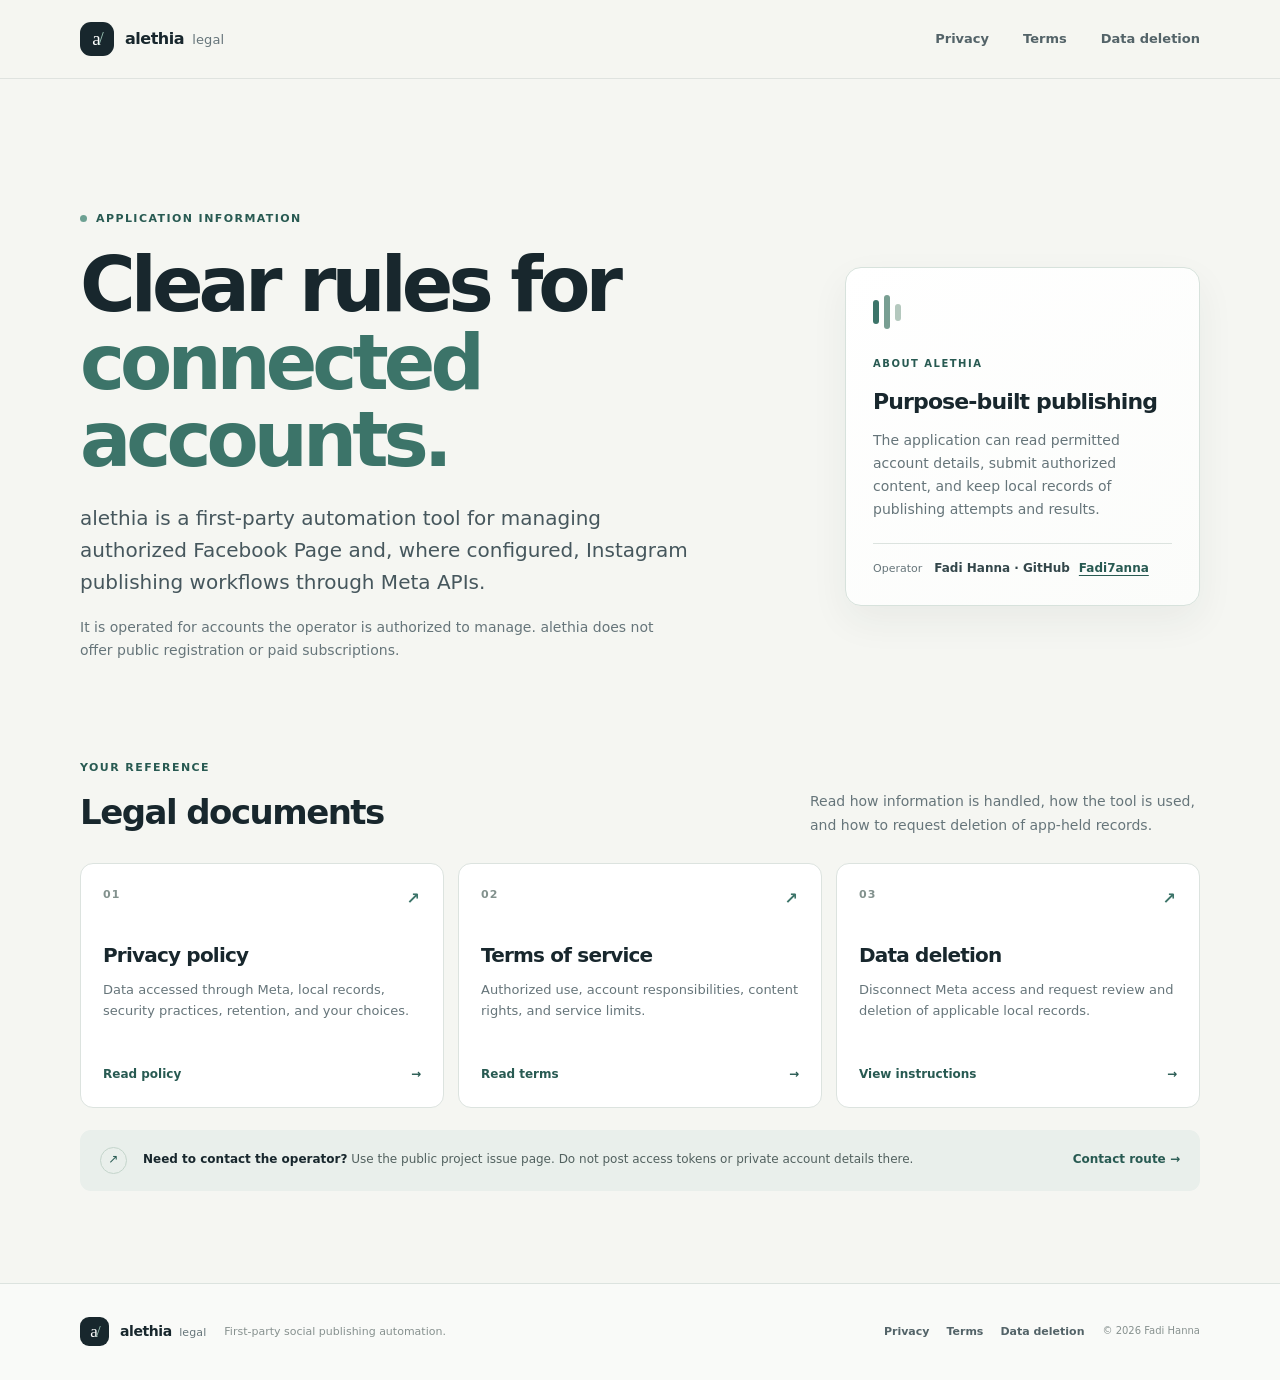
<file: index.html>
<!doctype html>
<html lang="en">
<head>
  <meta charset="utf-8">
  <meta name="viewport" content="width=device-width, initial-scale=1">
  <meta name="description" content="Legal information for alethia, a first-party application for authorized Facebook Page and Instagram publishing workflows.">
  <meta name="theme-color" content="#f5f6f2">
  <title>alethia — Legal information</title>
  <link rel="stylesheet" href="assets/style.css?v=cb51d5d9">
</head>
<body>
  <a class="skip-link" href="#main">Skip to content</a>
  <header class="site-header">
    <div class="container header-inner">
      <a class="brand" href="index.html" aria-label="alethia legal home">
        <span class="brand-mark" aria-hidden="true">a<span>/</span></span>
        <span class="brand-name">alethia <span>legal</span></span>
      </a>
      <nav class="primary-nav" aria-label="Main navigation">
        <a href="privacy.html">Privacy</a>
        <a href="terms.html">Terms</a>
        <a href="data-deletion.html">Data deletion</a>
      </nav>
    </div>
  </header>

  <main id="main">
    <section class="container hero">
      <div class="hero-copy">
        <p class="eyebrow"><span class="eyebrow-dot" aria-hidden="true"></span> Application information</p>
        <h1>Clear rules for <span>connected accounts.</span></h1>
        <p class="hero-lede">alethia is a first-party automation tool for managing authorized Facebook Page and, where configured, Instagram publishing workflows through Meta APIs.</p>
        <p class="hero-note">It is operated for accounts the operator is authorized to manage. alethia does not offer public registration or paid subscriptions.</p>
      </div>
      <aside class="hero-panel" aria-label="Application summary">
        <div class="panel-symbol" aria-hidden="true"><span></span><span></span><span></span></div>
        <p class="panel-label">About alethia</p>
        <h2>Purpose-built publishing</h2>
        <p>The application can read permitted account details, submit authorized content, and keep local records of publishing attempts and results.</p>
        <div class="panel-rule"></div>
        <p class="panel-meta"><span>Operator</span> Fadi Hanna · GitHub <a href="https://github.com/Fadi7anna">Fadi7anna</a></p>
      </aside>
    </section>

    <section class="container documents" aria-labelledby="documents-title">
      <div class="section-heading">
        <div>
          <p class="eyebrow">Your reference</p>
          <h2 id="documents-title">Legal documents</h2>
        </div>
        <p>Read how information is handled, how the tool is used, and how to request deletion of app-held records.</p>
      </div>
      <div class="document-grid">
        <a class="document-card" href="privacy.html">
          <span class="card-index">01 <span aria-hidden="true">↗</span></span>
          <h3>Privacy policy</h3>
          <p>Data accessed through Meta, local records, security practices, retention, and your choices.</p>
          <span class="card-link">Read policy <span aria-hidden="true">→</span></span>
        </a>
        <a class="document-card" href="terms.html">
          <span class="card-index">02 <span aria-hidden="true">↗</span></span>
          <h3>Terms of service</h3>
          <p>Authorized use, account responsibilities, content rights, and service limits.</p>
          <span class="card-link">Read terms <span aria-hidden="true">→</span></span>
        </a>
        <a class="document-card" href="data-deletion.html">
          <span class="card-index">03 <span aria-hidden="true">↗</span></span>
          <h3>Data deletion</h3>
          <p>Disconnect Meta access and request review and deletion of applicable local records.</p>
          <span class="card-link">View instructions <span aria-hidden="true">→</span></span>
        </a>
      </div>
      <p class="contact-strip"><span class="contact-mark" aria-hidden="true">↗</span><span><strong>Need to contact the operator?</strong> Use the public project issue page. Do not post access tokens or private account details there.</span><a href="https://github.com/Fadi7anna/alethia-legal/issues/new">Contact route <span aria-hidden="true">→</span></a></p>
    </section>
  </main>

  <footer class="site-footer">
    <div class="container footer-inner">
      <a class="brand footer-brand" href="index.html"><span class="brand-mark" aria-hidden="true">a<span>/</span></span><span class="brand-name">alethia <span>legal</span></span></a>
      <p>First-party social publishing automation.</p>
      <nav class="footer-nav" aria-label="Footer navigation">
        <a href="privacy.html">Privacy</a>
        <a href="terms.html">Terms</a>
        <a href="data-deletion.html">Data deletion</a>
      </nav>
      <span class="copyright">© 2026 Fadi Hanna</span>
    </div>
  </footer>
</body>
</html>
</file>
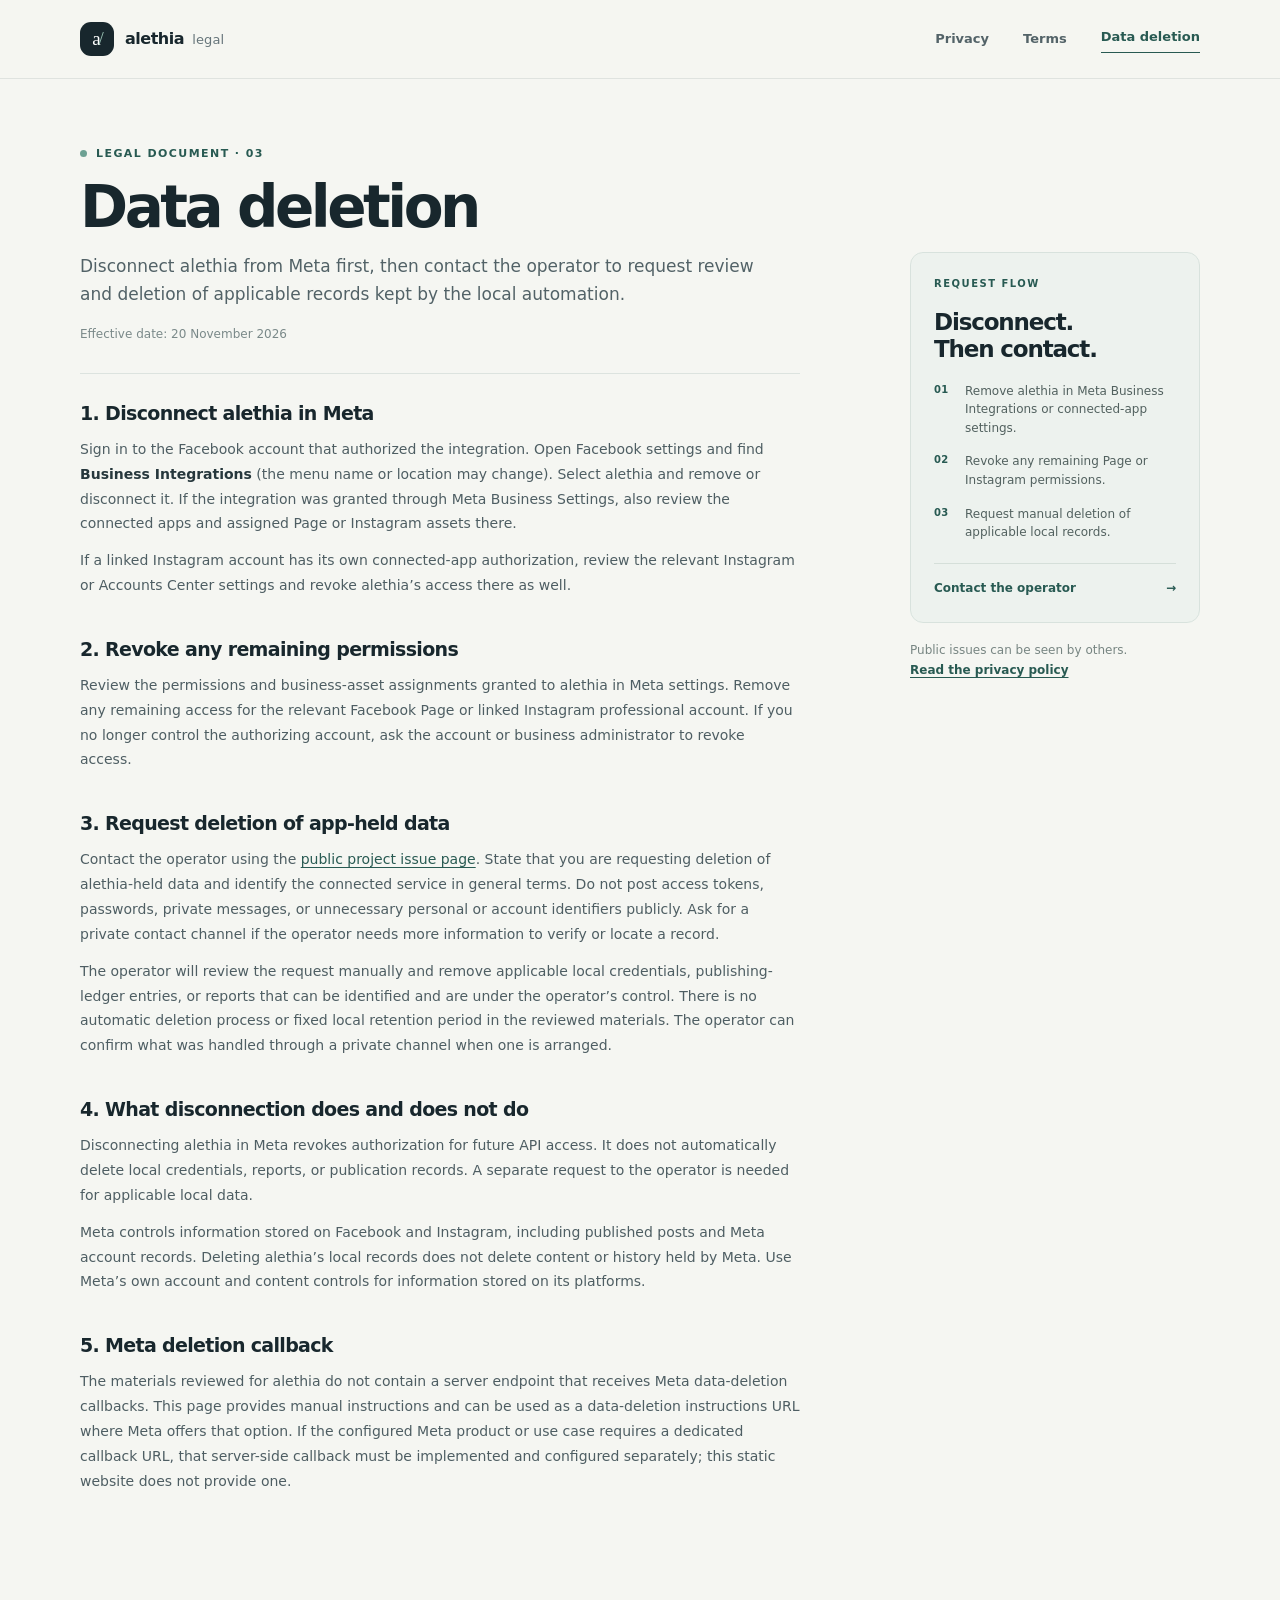
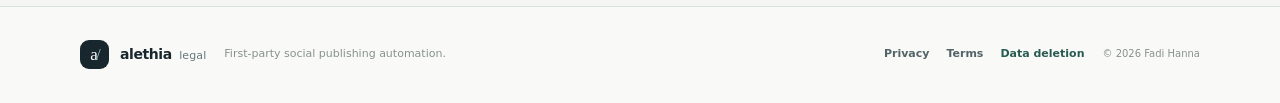
<file: data-deletion.html>
<!doctype html>
<html lang="en">
<head>
  <meta charset="utf-8">
  <meta name="viewport" content="width=device-width, initial-scale=1">
  <meta name="description" content="Instructions to disconnect alethia from Meta and request deletion of applicable local application records.">
  <meta name="theme-color" content="#f5f6f2">
  <title>Data deletion — alethia</title>
  <link rel="stylesheet" href="assets/style.css?v=cb51d5d9">
</head>
<body>
  <a class="skip-link" href="#main">Skip to content</a>
  <header class="site-header">
    <div class="container header-inner">
      <a class="brand" href="index.html" aria-label="alethia legal home"><span class="brand-mark" aria-hidden="true">a<span>/</span></span><span class="brand-name">alethia <span>legal</span></span></a>
      <nav class="primary-nav" aria-label="Main navigation"><a href="privacy.html">Privacy</a><a href="terms.html">Terms</a><a href="data-deletion.html" aria-current="page">Data deletion</a></nav>
    </div>
  </header>

  <main id="main" class="container legal-layout">
    <article class="legal-document">
      <header class="document-heading">
        <p class="eyebrow"><span class="eyebrow-dot" aria-hidden="true"></span> Legal document · 03</p>
        <h1>Data deletion</h1>
        <p class="document-intro">Disconnect alethia from Meta first, then contact the operator to request review and deletion of applicable records kept by the local automation.</p>
        <p class="updated">Effective date: <time datetime="2026-11-20">20 November 2026</time></p>
      </header>

      <section class="legal-section">
        <h2>1. Disconnect alethia in Meta</h2>
        <p>Sign in to the Facebook account that authorized the integration. Open Facebook settings and find <strong>Business Integrations</strong> (the menu name or location may change). Select alethia and remove or disconnect it. If the integration was granted through Meta Business Settings, also review the connected apps and assigned Page or Instagram assets there.</p>
        <p>If a linked Instagram account has its own connected-app authorization, review the relevant Instagram or Accounts Center settings and revoke alethia’s access there as well.</p>
      </section>

      <section class="legal-section">
        <h2>2. Revoke any remaining permissions</h2>
        <p>Review the permissions and business-asset assignments granted to alethia in Meta settings. Remove any remaining access for the relevant Facebook Page or linked Instagram professional account. If you no longer control the authorizing account, ask the account or business administrator to revoke access.</p>
      </section>

      <section class="legal-section">
        <h2>3. Request deletion of app-held data</h2>
        <p>Contact the operator using the <a href="https://github.com/Fadi7anna/alethia-legal/issues/new">public project issue page</a>. State that you are requesting deletion of alethia-held data and identify the connected service in general terms. Do not post access tokens, passwords, private messages, or unnecessary personal or account identifiers publicly. Ask for a private contact channel if the operator needs more information to verify or locate a record.</p>
        <p>The operator will review the request manually and remove applicable local credentials, publishing-ledger entries, or reports that can be identified and are under the operator’s control. There is no automatic deletion process or fixed local retention period in the reviewed materials. The operator can confirm what was handled through a private channel when one is arranged.</p>
      </section>

      <section class="legal-section">
        <h2>4. What disconnection does and does not do</h2>
        <p>Disconnecting alethia in Meta revokes authorization for future API access. It does not automatically delete local credentials, reports, or publication records. A separate request to the operator is needed for applicable local data.</p>
        <p>Meta controls information stored on Facebook and Instagram, including published posts and Meta account records. Deleting alethia’s local records does not delete content or history held by Meta. Use Meta’s own account and content controls for information stored on its platforms.</p>
      </section>

      <section class="legal-section">
        <h2>5. Meta deletion callback</h2>
        <p>The materials reviewed for alethia do not contain a server endpoint that receives Meta data-deletion callbacks. This page provides manual instructions and can be used as a data-deletion instructions URL where Meta offers that option. If the configured Meta product or use case requires a dedicated callback URL, that server-side callback must be implemented and configured separately; this static website does not provide one.</p>
      </section>
    </article>

    <aside class="legal-aside" aria-label="Deletion steps">
      <div class="aside-card">
        <p class="aside-kicker">Request flow</p>
        <h2>Disconnect.<br>Then contact.</h2>
        <ol class="step-list">
          <li><span>01</span><span>Remove alethia in Meta Business Integrations or connected-app settings.</span></li>
          <li><span>02</span><span>Revoke any remaining Page or Instagram permissions.</span></li>
          <li><span>03</span><span>Request manual deletion of applicable local records.</span></li>
        </ol>
        <a class="aside-link" href="https://github.com/Fadi7anna/alethia-legal/issues/new">Contact the operator <span aria-hidden="true">→</span></a>
      </div>
      <p class="aside-contact">Public issues can be seen by others.<br><a href="privacy.html">Read the privacy policy</a></p>
    </aside>
  </main>

  <footer class="site-footer">
    <div class="container footer-inner">
      <a class="brand footer-brand" href="index.html"><span class="brand-mark" aria-hidden="true">a<span>/</span></span><span class="brand-name">alethia <span>legal</span></span></a>
      <p>First-party social publishing automation.</p>
      <nav class="footer-nav" aria-label="Footer navigation"><a href="privacy.html">Privacy</a><a href="terms.html">Terms</a><a href="data-deletion.html" aria-current="page">Data deletion</a></nav>
      <span class="copyright">© 2026 Fadi Hanna</span>
    </div>
  </footer>
</body>
</html>
</file>
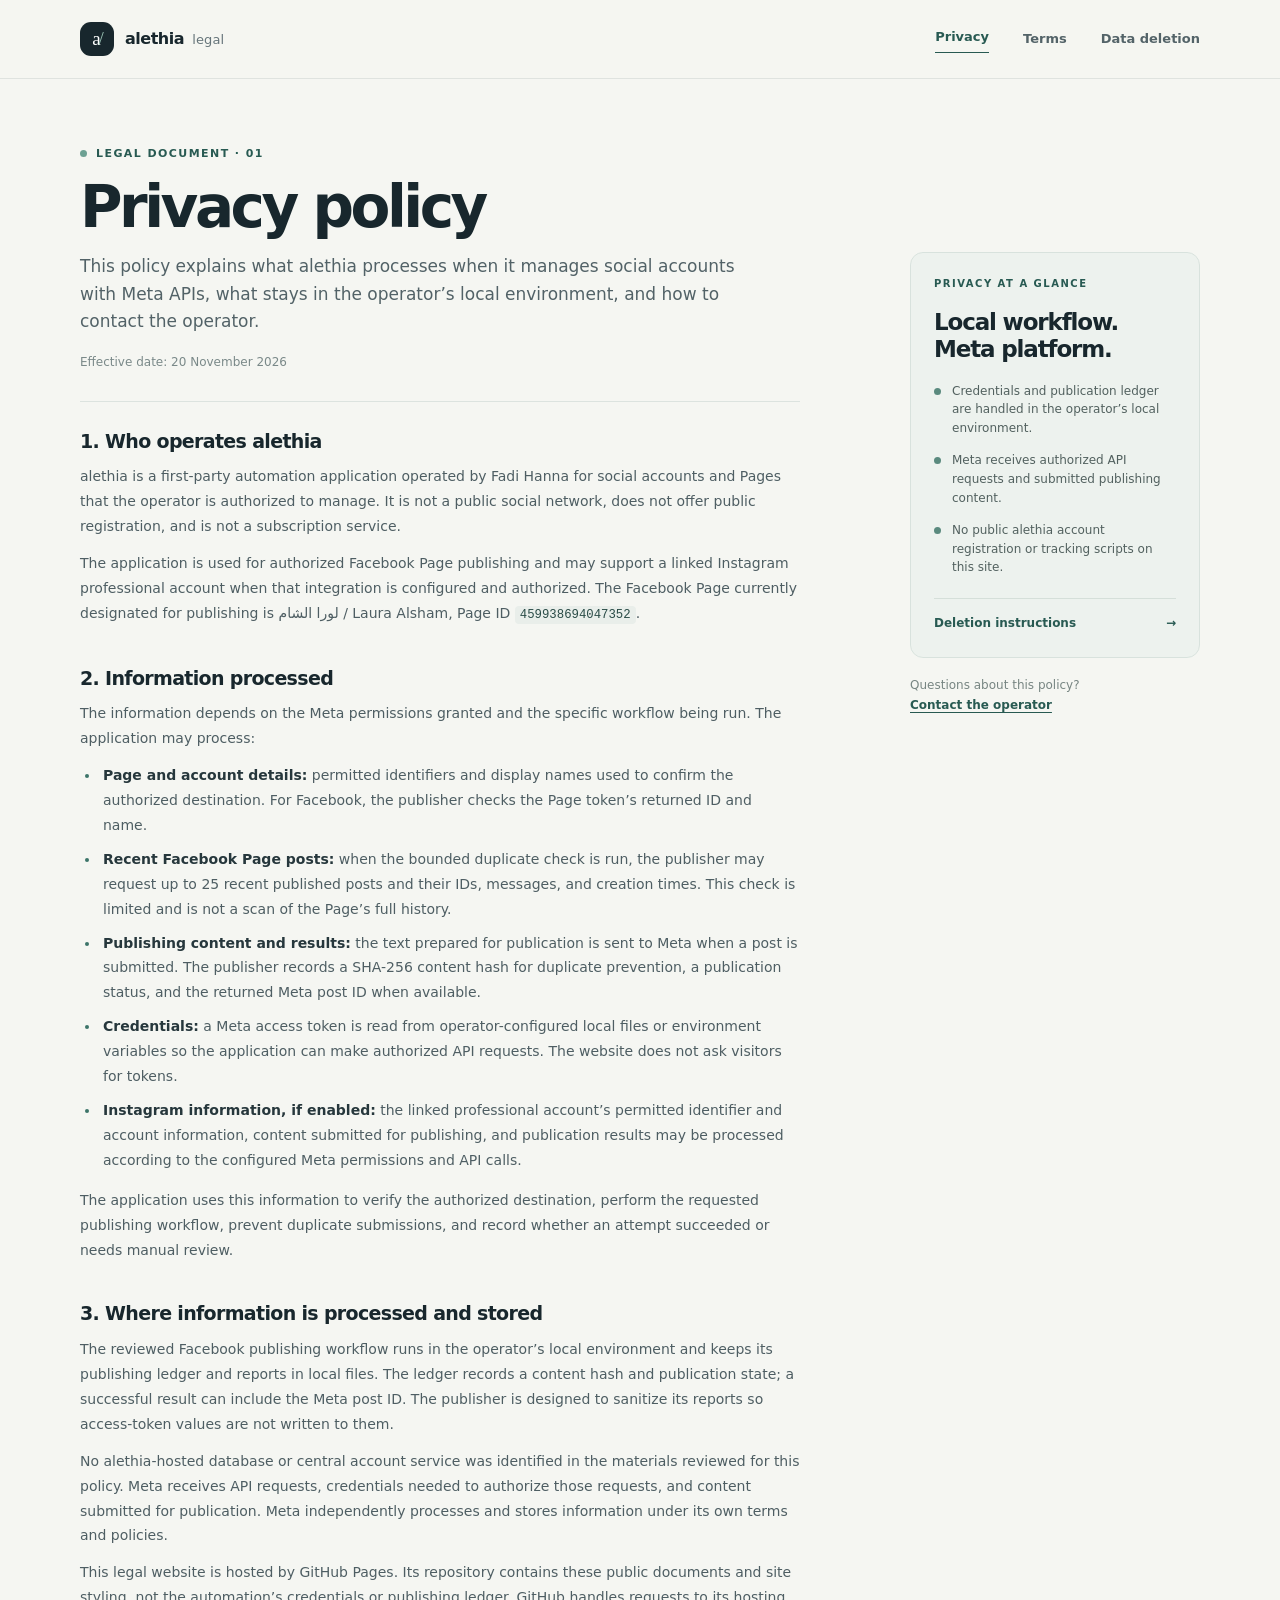
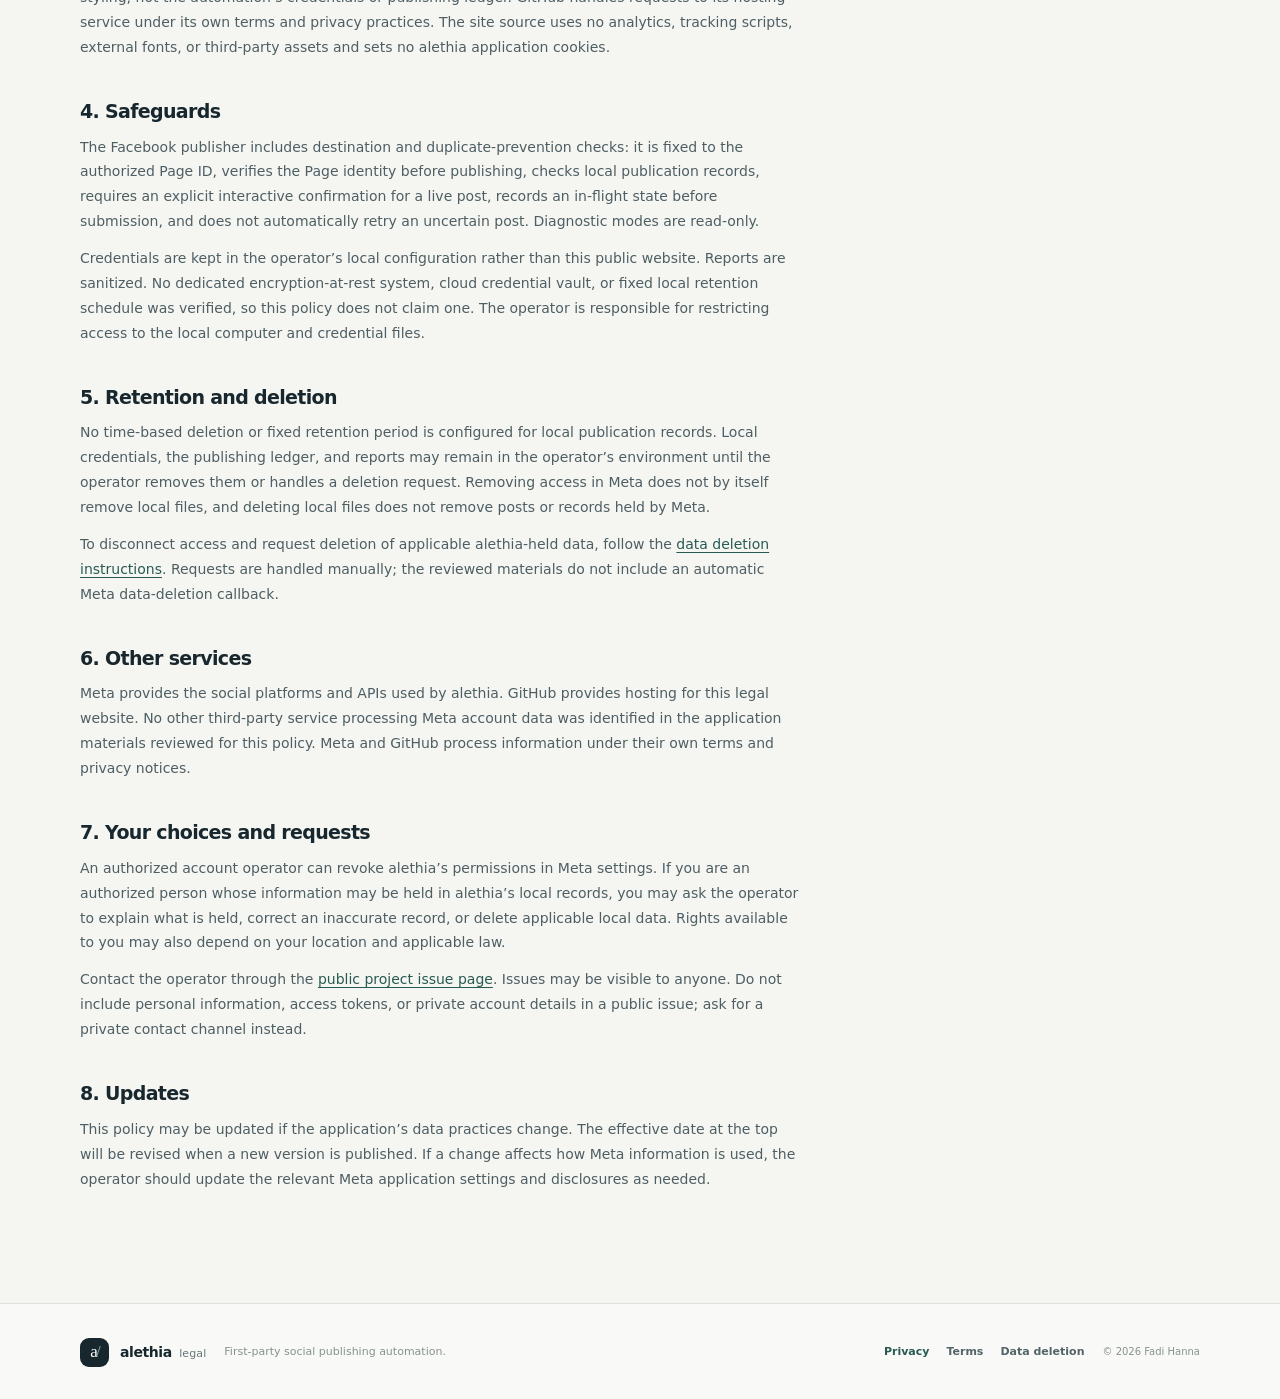
<file: privacy.html>
<!doctype html>
<html lang="en">
<head>
  <meta charset="utf-8">
  <meta name="viewport" content="width=device-width, initial-scale=1">
  <meta name="description" content="Privacy policy for alethia, covering Meta data access, local publishing records, storage, retention, and contact.">
  <meta name="theme-color" content="#f5f6f2">
  <title>Privacy policy — alethia</title>
  <link rel="stylesheet" href="assets/style.css?v=cb51d5d9">
</head>
<body>
  <a class="skip-link" href="#main">Skip to content</a>
  <header class="site-header">
    <div class="container header-inner">
      <a class="brand" href="index.html" aria-label="alethia legal home"><span class="brand-mark" aria-hidden="true">a<span>/</span></span><span class="brand-name">alethia <span>legal</span></span></a>
      <nav class="primary-nav" aria-label="Main navigation">
        <a href="privacy.html" aria-current="page">Privacy</a><a href="terms.html">Terms</a><a href="data-deletion.html">Data deletion</a>
      </nav>
    </div>
  </header>

  <main id="main" class="container legal-layout">
    <article class="legal-document">
      <header class="document-heading">
        <p class="eyebrow"><span class="eyebrow-dot" aria-hidden="true"></span> Legal document · 01</p>
        <h1>Privacy policy</h1>
        <p class="document-intro">This policy explains what alethia processes when it manages social accounts with Meta APIs, what stays in the operator’s local environment, and how to contact the operator.</p>
        <p class="updated">Effective date: <time datetime="2026-11-20">20 November 2026</time></p>
      </header>

      <section class="legal-section">
        <h2>1. Who operates alethia</h2>
        <p>alethia is a first-party automation application operated by Fadi Hanna for social accounts and Pages that the operator is authorized to manage. It is not a public social network, does not offer public registration, and is not a subscription service.</p>
        <p>The application is used for authorized Facebook Page publishing and may support a linked Instagram professional account when that integration is configured and authorized. The Facebook Page currently designated for publishing is لورا الشام / Laura Alsham, Page ID <code>459938694047352</code>.</p>
      </section>

      <section class="legal-section">
        <h2>2. Information processed</h2>
        <p>The information depends on the Meta permissions granted and the specific workflow being run. The application may process:</p>
        <ul>
          <li><strong>Page and account details:</strong> permitted identifiers and display names used to confirm the authorized destination. For Facebook, the publisher checks the Page token’s returned ID and name.</li>
          <li><strong>Recent Facebook Page posts:</strong> when the bounded duplicate check is run, the publisher may request up to 25 recent published posts and their IDs, messages, and creation times. This check is limited and is not a scan of the Page’s full history.</li>
          <li><strong>Publishing content and results:</strong> the text prepared for publication is sent to Meta when a post is submitted. The publisher records a SHA-256 content hash for duplicate prevention, a publication status, and the returned Meta post ID when available.</li>
          <li><strong>Credentials:</strong> a Meta access token is read from operator-configured local files or environment variables so the application can make authorized API requests. The website does not ask visitors for tokens.</li>
          <li><strong>Instagram information, if enabled:</strong> the linked professional account’s permitted identifier and account information, content submitted for publishing, and publication results may be processed according to the configured Meta permissions and API calls.</li>
        </ul>
        <p>The application uses this information to verify the authorized destination, perform the requested publishing workflow, prevent duplicate submissions, and record whether an attempt succeeded or needs manual review.</p>
      </section>

      <section class="legal-section">
        <h2>3. Where information is processed and stored</h2>
        <p>The reviewed Facebook publishing workflow runs in the operator’s local environment and keeps its publishing ledger and reports in local files. The ledger records a content hash and publication state; a successful result can include the Meta post ID. The publisher is designed to sanitize its reports so access-token values are not written to them.</p>
        <p>No alethia-hosted database or central account service was identified in the materials reviewed for this policy. Meta receives API requests, credentials needed to authorize those requests, and content submitted for publication. Meta independently processes and stores information under its own terms and policies.</p>
        <p>This legal website is hosted by GitHub Pages. Its repository contains these public documents and site styling, not the automation’s credentials or publishing ledger. GitHub handles requests to its hosting service under its own terms and privacy practices. The site source uses no analytics, tracking scripts, external fonts, or third-party assets and sets no alethia application cookies.</p>
      </section>

      <section class="legal-section">
        <h2>4. Safeguards</h2>
        <p>The Facebook publisher includes destination and duplicate-prevention checks: it is fixed to the authorized Page ID, verifies the Page identity before publishing, checks local publication records, requires an explicit interactive confirmation for a live post, records an in-flight state before submission, and does not automatically retry an uncertain post. Diagnostic modes are read-only.</p>
        <p>Credentials are kept in the operator’s local configuration rather than this public website. Reports are sanitized. No dedicated encryption-at-rest system, cloud credential vault, or fixed local retention schedule was verified, so this policy does not claim one. The operator is responsible for restricting access to the local computer and credential files.</p>
      </section>

      <section class="legal-section">
        <h2>5. Retention and deletion</h2>
        <p>No time-based deletion or fixed retention period is configured for local publication records. Local credentials, the publishing ledger, and reports may remain in the operator’s environment until the operator removes them or handles a deletion request. Removing access in Meta does not by itself remove local files, and deleting local files does not remove posts or records held by Meta.</p>
        <p>To disconnect access and request deletion of applicable alethia-held data, follow the <a href="data-deletion.html">data deletion instructions</a>. Requests are handled manually; the reviewed materials do not include an automatic Meta data-deletion callback.</p>
      </section>

      <section class="legal-section">
        <h2>6. Other services</h2>
        <p>Meta provides the social platforms and APIs used by alethia. GitHub provides hosting for this legal website. No other third-party service processing Meta account data was identified in the application materials reviewed for this policy. Meta and GitHub process information under their own terms and privacy notices.</p>
      </section>

      <section class="legal-section">
        <h2>7. Your choices and requests</h2>
        <p>An authorized account operator can revoke alethia’s permissions in Meta settings. If you are an authorized person whose information may be held in alethia’s local records, you may ask the operator to explain what is held, correct an inaccurate record, or delete applicable local data. Rights available to you may also depend on your location and applicable law.</p>
        <p>Contact the operator through the <a href="https://github.com/Fadi7anna/alethia-legal/issues/new">public project issue page</a>. Issues may be visible to anyone. Do not include personal information, access tokens, or private account details in a public issue; ask for a private contact channel instead.</p>
      </section>

      <section class="legal-section">
        <h2>8. Updates</h2>
        <p>This policy may be updated if the application’s data practices change. The effective date at the top will be revised when a new version is published. If a change affects how Meta information is used, the operator should update the relevant Meta application settings and disclosures as needed.</p>
      </section>
    </article>

    <aside class="legal-aside" aria-label="Policy details">
      <div class="aside-card">
        <p class="aside-kicker">Privacy at a glance</p>
        <h2>Local workflow.<br>Meta platform.</h2>
        <ul class="aside-list">
          <li><span class="status-dot"></span><span>Credentials and publication ledger are handled in the operator’s local environment.</span></li>
          <li><span class="status-dot"></span><span>Meta receives authorized API requests and submitted publishing content.</span></li>
          <li><span class="status-dot"></span><span>No public alethia account registration or tracking scripts on this site.</span></li>
        </ul>
        <a class="aside-link" href="data-deletion.html">Deletion instructions <span aria-hidden="true">→</span></a>
      </div>
      <p class="aside-contact">Questions about this policy?<br><a href="https://github.com/Fadi7anna/alethia-legal/issues/new">Contact the operator</a></p>
    </aside>
  </main>

  <footer class="site-footer">
    <div class="container footer-inner">
      <a class="brand footer-brand" href="index.html"><span class="brand-mark" aria-hidden="true">a<span>/</span></span><span class="brand-name">alethia <span>legal</span></span></a>
      <p>First-party social publishing automation.</p>
      <nav class="footer-nav" aria-label="Footer navigation"><a href="privacy.html" aria-current="page">Privacy</a><a href="terms.html">Terms</a><a href="data-deletion.html">Data deletion</a></nav>
      <span class="copyright">© 2026 Fadi Hanna</span>
    </div>
  </footer>
</body>
</html>
</file>
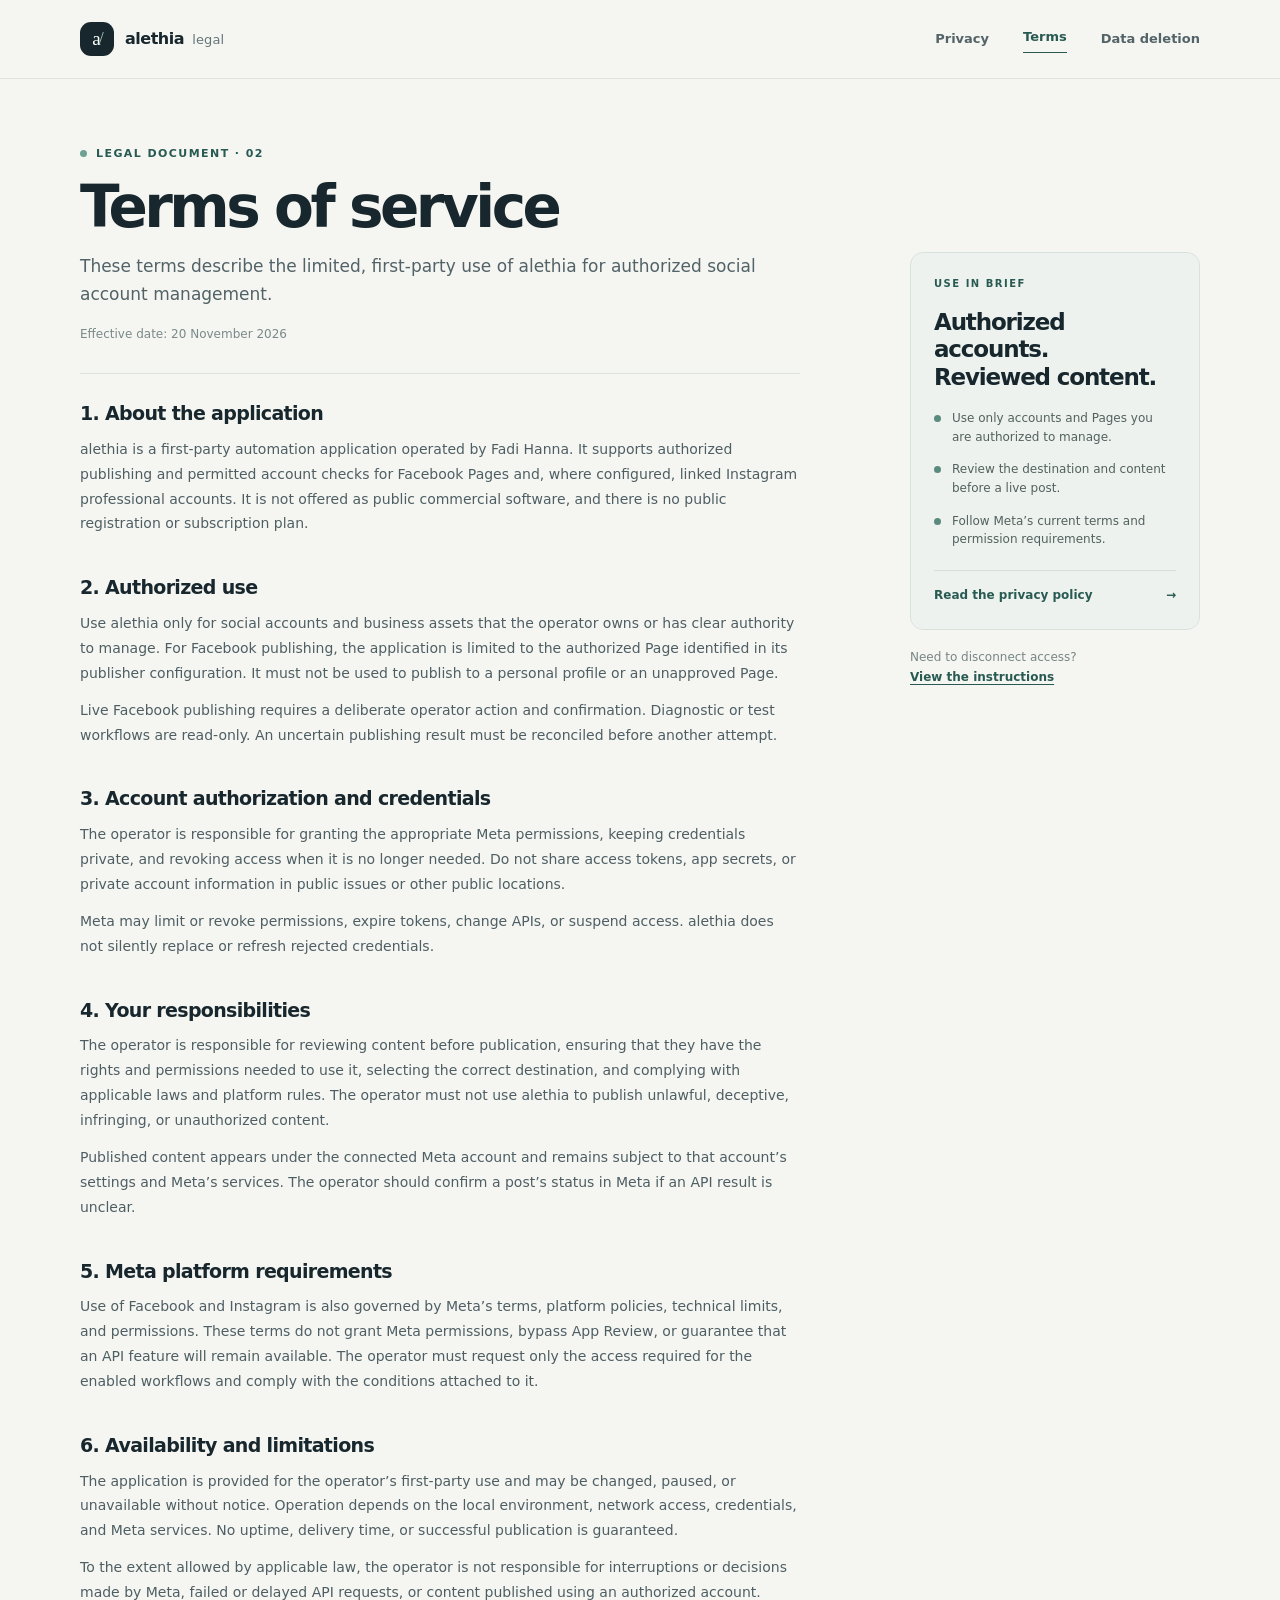
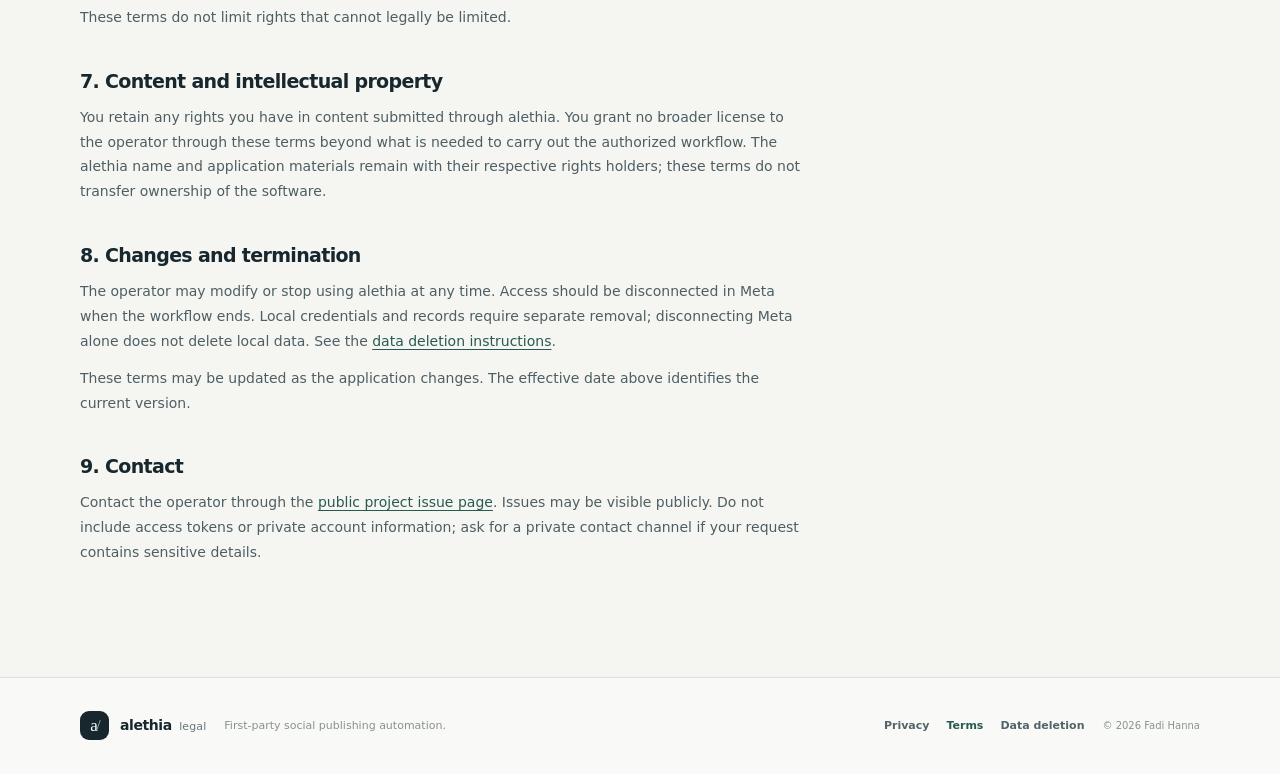
<file: terms.html>
<!doctype html>
<html lang="en">
<head>
  <meta charset="utf-8">
  <meta name="viewport" content="width=device-width, initial-scale=1">
  <meta name="description" content="Terms for authorized first-party use of alethia social publishing automation.">
  <meta name="theme-color" content="#f5f6f2">
  <title>Terms of service — alethia</title>
  <link rel="stylesheet" href="assets/style.css?v=cb51d5d9">
</head>
<body>
  <a class="skip-link" href="#main">Skip to content</a>
  <header class="site-header">
    <div class="container header-inner">
      <a class="brand" href="index.html" aria-label="alethia legal home"><span class="brand-mark" aria-hidden="true">a<span>/</span></span><span class="brand-name">alethia <span>legal</span></span></a>
      <nav class="primary-nav" aria-label="Main navigation"><a href="privacy.html">Privacy</a><a href="terms.html" aria-current="page">Terms</a><a href="data-deletion.html">Data deletion</a></nav>
    </div>
  </header>

  <main id="main" class="container legal-layout">
    <article class="legal-document">
      <header class="document-heading">
        <p class="eyebrow"><span class="eyebrow-dot" aria-hidden="true"></span> Legal document · 02</p>
        <h1>Terms of service</h1>
        <p class="document-intro">These terms describe the limited, first-party use of alethia for authorized social account management.</p>
        <p class="updated">Effective date: <time datetime="2026-11-20">20 November 2026</time></p>
      </header>

      <section class="legal-section">
        <h2>1. About the application</h2>
        <p>alethia is a first-party automation application operated by Fadi Hanna. It supports authorized publishing and permitted account checks for Facebook Pages and, where configured, linked Instagram professional accounts. It is not offered as public commercial software, and there is no public registration or subscription plan.</p>
      </section>

      <section class="legal-section">
        <h2>2. Authorized use</h2>
        <p>Use alethia only for social accounts and business assets that the operator owns or has clear authority to manage. For Facebook publishing, the application is limited to the authorized Page identified in its publisher configuration. It must not be used to publish to a personal profile or an unapproved Page.</p>
        <p>Live Facebook publishing requires a deliberate operator action and confirmation. Diagnostic or test workflows are read-only. An uncertain publishing result must be reconciled before another attempt.</p>
      </section>

      <section class="legal-section">
        <h2>3. Account authorization and credentials</h2>
        <p>The operator is responsible for granting the appropriate Meta permissions, keeping credentials private, and revoking access when it is no longer needed. Do not share access tokens, app secrets, or private account information in public issues or other public locations.</p>
        <p>Meta may limit or revoke permissions, expire tokens, change APIs, or suspend access. alethia does not silently replace or refresh rejected credentials.</p>
      </section>

      <section class="legal-section">
        <h2>4. Your responsibilities</h2>
        <p>The operator is responsible for reviewing content before publication, ensuring that they have the rights and permissions needed to use it, selecting the correct destination, and complying with applicable laws and platform rules. The operator must not use alethia to publish unlawful, deceptive, infringing, or unauthorized content.</p>
        <p>Published content appears under the connected Meta account and remains subject to that account’s settings and Meta’s services. The operator should confirm a post’s status in Meta if an API result is unclear.</p>
      </section>

      <section class="legal-section">
        <h2>5. Meta platform requirements</h2>
        <p>Use of Facebook and Instagram is also governed by Meta’s terms, platform policies, technical limits, and permissions. These terms do not grant Meta permissions, bypass App Review, or guarantee that an API feature will remain available. The operator must request only the access required for the enabled workflows and comply with the conditions attached to it.</p>
      </section>

      <section class="legal-section">
        <h2>6. Availability and limitations</h2>
        <p>The application is provided for the operator’s first-party use and may be changed, paused, or unavailable without notice. Operation depends on the local environment, network access, credentials, and Meta services. No uptime, delivery time, or successful publication is guaranteed.</p>
        <p>To the extent allowed by applicable law, the operator is not responsible for interruptions or decisions made by Meta, failed or delayed API requests, or content published using an authorized account. These terms do not limit rights that cannot legally be limited.</p>
      </section>

      <section class="legal-section">
        <h2>7. Content and intellectual property</h2>
        <p>You retain any rights you have in content submitted through alethia. You grant no broader license to the operator through these terms beyond what is needed to carry out the authorized workflow. The alethia name and application materials remain with their respective rights holders; these terms do not transfer ownership of the software.</p>
      </section>

      <section class="legal-section">
        <h2>8. Changes and termination</h2>
        <p>The operator may modify or stop using alethia at any time. Access should be disconnected in Meta when the workflow ends. Local credentials and records require separate removal; disconnecting Meta alone does not delete local data. See the <a href="data-deletion.html">data deletion instructions</a>.</p>
        <p>These terms may be updated as the application changes. The effective date above identifies the current version.</p>
      </section>

      <section class="legal-section">
        <h2>9. Contact</h2>
        <p>Contact the operator through the <a href="https://github.com/Fadi7anna/alethia-legal/issues/new">public project issue page</a>. Issues may be visible publicly. Do not include access tokens or private account information; ask for a private contact channel if your request contains sensitive details.</p>
      </section>
    </article>

    <aside class="legal-aside" aria-label="Terms summary">
      <div class="aside-card">
        <p class="aside-kicker">Use in brief</p>
        <h2>Authorized accounts.<br>Reviewed content.</h2>
        <ul class="aside-list">
          <li><span class="status-dot"></span><span>Use only accounts and Pages you are authorized to manage.</span></li>
          <li><span class="status-dot"></span><span>Review the destination and content before a live post.</span></li>
          <li><span class="status-dot"></span><span>Follow Meta’s current terms and permission requirements.</span></li>
        </ul>
        <a class="aside-link" href="privacy.html">Read the privacy policy <span aria-hidden="true">→</span></a>
      </div>
      <p class="aside-contact">Need to disconnect access?<br><a href="data-deletion.html">View the instructions</a></p>
    </aside>
  </main>

  <footer class="site-footer">
    <div class="container footer-inner">
      <a class="brand footer-brand" href="index.html"><span class="brand-mark" aria-hidden="true">a<span>/</span></span><span class="brand-name">alethia <span>legal</span></span></a>
      <p>First-party social publishing automation.</p>
      <nav class="footer-nav" aria-label="Footer navigation"><a href="privacy.html">Privacy</a><a href="terms.html" aria-current="page">Terms</a><a href="data-deletion.html">Data deletion</a></nav>
      <span class="copyright">© 2026 Fadi Hanna</span>
    </div>
  </footer>
</body>
</html>
</file>
<file: assets/style.css>
:root {
  color-scheme: light;
  --paper: #f5f6f2;
  --surface: #ffffff;
  --ink: #18272d;
  --muted: #66757a;
  --line: #dce3df;
  --accent: #3c7469;
  --accent-dark: #285a52;
  --blue: #587e8c;
  --soft-green: #e8f0ed;
  --content: 1120px;
  font-family: Inter, ui-sans-serif, system-ui, -apple-system, BlinkMacSystemFont, "Segoe UI", sans-serif;
  font-synthesis: none;
  text-rendering: optimizeLegibility;
  -webkit-font-smoothing: antialiased;
  -moz-osx-font-smoothing: grayscale;
}

* { box-sizing: border-box; }

html { min-width: 320px; scroll-behavior: smooth; }

body {
  margin: 0;
  min-width: 320px;
  background: var(--paper);
  color: var(--ink);
  font-size: 16px;
  line-height: 1.65;
}

a { color: var(--accent-dark); text-decoration-thickness: 1px; text-underline-offset: 3px; }
a:hover { color: #173f39; }
a:focus-visible, button:focus-visible {
  outline: 3px solid #83b7aa;
  outline-offset: 4px;
  border-radius: 3px;
}

.skip-link {
  position: absolute;
  top: 8px;
  left: 8px;
  z-index: 10;
  padding: 8px 12px;
  transform: translateY(-150%);
  background: var(--ink);
  color: white;
}
.skip-link:focus { transform: translateY(0); }

.container { width: min(calc(100% - 48px), var(--content)); margin-inline: auto; }

.site-header {
  border-bottom: 1px solid rgba(35, 63, 63, .1);
  background: rgba(245, 246, 242, .96);
}
.header-inner {
  min-height: 78px;
  display: flex;
  align-items: center;
  justify-content: space-between;
  gap: 24px;
}
.brand { display: inline-flex; align-items: center; gap: 11px; color: var(--ink); text-decoration: none; }
.brand-mark {
  width: 34px;
  height: 34px;
  display: flex;
  align-items: center;
  justify-content: center;
  border-radius: 11px;
  background: var(--ink);
  color: white;
  font-family: Georgia, serif;
  font-size: 19px;
  letter-spacing: -2px;
}
.brand-mark span { color: #98c0b2; }
.brand-name { font-size: 16px; font-weight: 720; letter-spacing: -.03em; }
.brand-name > span { color: var(--muted); font-size: 13px; font-weight: 500; letter-spacing: .01em; margin-left: 3px; }
.primary-nav, .footer-nav { display: flex; align-items: center; gap: clamp(16px, 3vw, 34px); }
.primary-nav a, .footer-nav a {
  color: #536368;
  font-size: 13px;
  font-weight: 600;
  text-decoration: none;
}
.primary-nav a:hover, .footer-nav a:hover, .primary-nav a[aria-current="page"], .footer-nav a[aria-current="page"] { color: var(--accent-dark); }
.primary-nav a[aria-current="page"] { box-shadow: 0 1px 0 var(--accent-dark); padding-bottom: 5px; }

.hero {
  display: grid;
  grid-template-columns: minmax(0, 1.4fr) minmax(280px, .75fr);
  align-items: center;
  gap: clamp(42px, 8vw, 106px);
  padding-block: clamp(72px, 11vw, 132px) 98px;
}
.eyebrow {
  display: flex;
  align-items: center;
  gap: 9px;
  margin: 0 0 20px;
  color: var(--accent-dark);
  font-size: 11px;
  font-weight: 750;
  letter-spacing: .13em;
  line-height: 1.4;
  text-transform: uppercase;
}
.eyebrow-dot { width: 7px; height: 7px; border-radius: 50%; background: #6da193; }
h1, h2, h3, p { margin-top: 0; }
.hero h1 {
  max-width: 680px;
  margin-bottom: 23px;
  font-size: clamp(43px, 7vw, 76px);
  font-weight: 610;
  letter-spacing: -.065em;
  line-height: 1.02;
}
.hero h1 span { color: var(--accent); }
.hero-lede { max-width: 630px; margin-bottom: 18px; color: #46575d; font-size: clamp(17px, 2vw, 20px); line-height: 1.6; }
.hero-note { max-width: 590px; margin: 0; color: var(--muted); font-size: 14px; }
.hero-panel {
  position: relative;
  padding: 27px 27px 26px;
  border: 1px solid #d7e2dc;
  border-radius: 16px;
  background: linear-gradient(145deg, #fff 0%, #fbfcfa 100%);
  box-shadow: 0 15px 38px rgba(31, 59, 52, .06);
}
.panel-symbol { display: flex; align-items: center; gap: 5px; margin-bottom: 27px; }
.panel-symbol span { display: block; width: 6px; height: 24px; border-radius: 5px; background: var(--accent); }
.panel-symbol span:nth-child(2) { height: 34px; background: #789e92; }
.panel-symbol span:nth-child(3) { height: 17px; background: #b4c8be; }
.panel-label, .aside-kicker { margin-bottom: 11px; color: var(--accent-dark); font-size: 10px; font-weight: 760; letter-spacing: .15em; text-transform: uppercase; }
.hero-panel h2 { margin-bottom: 9px; font-size: 22px; letter-spacing: -.04em; }
.hero-panel > p:not(.panel-label):not(.panel-meta) { margin-bottom: 22px; color: var(--muted); font-size: 14px; line-height: 1.65; }
.panel-rule { height: 1px; margin-bottom: 15px; background: var(--line); }
.panel-meta { display: flex; flex-wrap: wrap; align-items: center; gap: 5px 9px; margin: 0; color: #33464a; font-size: 12px; font-weight: 620; }
.panel-meta > span { margin-right: 3px; color: var(--muted); font-size: 11px; font-weight: 500; }

.documents { padding-bottom: 92px; }
.section-heading { display: flex; align-items: end; justify-content: space-between; gap: 36px; margin-bottom: 23px; }
.section-heading .eyebrow { margin-bottom: 8px; }
.section-heading h2 { margin: 0; font-size: clamp(25px, 3vw, 34px); letter-spacing: -.045em; }
.section-heading > p { max-width: 390px; margin: 0 0 3px; color: var(--muted); font-size: 14px; }
.document-grid { display: grid; grid-template-columns: repeat(3, minmax(0, 1fr)); gap: 14px; }
.document-card {
  min-height: 245px;
  display: flex;
  flex-direction: column;
  padding: 22px;
  border: 1px solid var(--line);
  border-radius: 13px;
  background: var(--surface);
  color: inherit;
  text-decoration: none;
  transition: border-color .16s ease, transform .16s ease, box-shadow .16s ease;
}
.document-card:hover { transform: translateY(-2px); border-color: #a9c4ba; box-shadow: 0 11px 25px rgba(31, 59, 52, .06); }
.card-index { display: flex; justify-content: space-between; color: #82918d; font-size: 11px; font-weight: 700; letter-spacing: .09em; }
.card-index span { color: var(--accent); font-size: 16px; }
.document-card h3 { margin: 27px 0 8px; font-size: 20px; letter-spacing: -.04em; }
.document-card p { margin: 0 0 20px; color: var(--muted); font-size: 13px; line-height: 1.6; }
.card-link { display: flex; align-items: center; justify-content: space-between; gap: 12px; margin-top: auto; color: var(--accent-dark); font-size: 12px; font-weight: 700; }
.contact-strip {
  display: flex;
  align-items: center;
  gap: 16px;
  margin: 22px 0 0;
  padding: 17px 20px;
  border-radius: 11px;
  background: #e9efeb;
  color: #52615f;
  font-size: 12px;
}
.contact-strip strong { color: var(--ink); }
.contact-mark { display: grid; flex: 0 0 27px; width: 27px; height: 27px; place-items: center; border: 1px solid #c4d5cb; border-radius: 50%; color: var(--accent-dark); }
.contact-strip > a { flex: 0 0 auto; margin-left: auto; font-weight: 700; text-decoration: none; }

.legal-layout {
  display: grid;
  grid-template-columns: minmax(0, 720px) minmax(230px, 290px);
  align-items: start;
  justify-content: space-between;
  gap: clamp(42px, 7vw, 94px);
  padding-block: 67px 100px;
}
.legal-document { min-width: 0; }
.document-heading { padding-bottom: 28px; border-bottom: 1px solid var(--line); }
.document-heading .eyebrow { margin-bottom: 15px; }
.document-heading h1 { margin-bottom: 13px; font-size: clamp(39px, 6vw, 58px); font-weight: 620; letter-spacing: -.06em; line-height: 1.1; }
.document-intro { max-width: 680px; margin-bottom: 17px; color: #526267; font-size: 17px; line-height: 1.62; }
.updated { margin: 0; color: #7a8989; font-size: 12px; }
.legal-section { padding-top: 27px; }
.legal-section h2 { margin-bottom: 10px; font-size: 19px; font-weight: 680; letter-spacing: -.035em; line-height: 1.35; }
.legal-section p, .legal-section li { color: #4e5e63; font-size: 14px; line-height: 1.78; }
.legal-section p { margin-bottom: 12px; }
.legal-section ul { display: grid; gap: 9px; margin: 9px 0 15px; padding-left: 20px; }
.legal-section li { padding-left: 3px; }
.legal-section li::marker { color: var(--accent); }
.legal-section strong { color: #26373c; font-weight: 700; }
code { padding: 2px 5px; border-radius: 4px; background: #e9eeea; color: #294b46; font-size: .88em; }
.legal-aside { position: sticky; top: 24px; margin-top: 106px; }
.aside-card { padding: 23px; border: 1px solid #d8e2dd; border-radius: 13px; background: #edf2ee; }
.aside-kicker { margin-bottom: 16px; }
.aside-card h2 { margin-bottom: 18px; font-size: 23px; font-weight: 620; letter-spacing: -.05em; line-height: 1.2; }
.aside-list, .step-list { display: grid; gap: 14px; margin: 0; padding: 0; list-style: none; }
.aside-list li { display: grid; grid-template-columns: 8px 1fr; align-items: start; gap: 10px; color: #52615f; font-size: 12px; line-height: 1.55; }
.status-dot { width: 7px; height: 7px; margin-top: 6px; border-radius: 50%; background: #5a8a7e; }
.aside-link { display: flex; align-items: center; justify-content: space-between; gap: 10px; margin-top: 21px; padding-top: 15px; border-top: 1px solid #d5dfd9; color: var(--accent-dark); font-size: 12px; font-weight: 720; text-decoration: none; }
.aside-contact { margin: 17px 0 0; color: #778582; font-size: 12px; line-height: 1.7; }
.aside-contact a { font-weight: 650; }
.step-list { gap: 15px; counter-reset: step; }
.step-list li { display: grid; grid-template-columns: 23px 1fr; gap: 8px; color: #52615f; font-size: 12px; line-height: 1.55; }
.step-list li > span:first-child { color: var(--accent-dark); font-size: 10px; font-weight: 760; letter-spacing: .04em; }

.site-footer { border-top: 1px solid var(--line); background: rgba(255,255,255,.4); }
.footer-inner { min-height: 96px; display: flex; align-items: center; gap: 18px; }
.footer-brand .brand-mark { width: 29px; height: 29px; border-radius: 9px; font-size: 17px; }
.footer-brand .brand-name { font-size: 14px; }
.footer-brand .brand-name > span { font-size: 11px; }
.footer-inner > p { margin: 0; color: #87918f; font-size: 11px; }
.footer-nav { gap: 17px; margin-left: auto; }
.footer-nav a { font-size: 11px; }
.copyright { color: #87918f; font-size: 10px; }

@media (max-width: 800px) {
  .container { width: min(calc(100% - 36px), var(--content)); }
  .hero { grid-template-columns: minmax(0, 1fr) minmax(230px, .8fr); gap: 28px; padding-block: 76px 75px; }
  .hero-panel { padding: 22px; }
  .document-grid { gap: 10px; }
  .document-card { padding: 18px; }
  .legal-layout { grid-template-columns: minmax(0, 1fr); gap: 0; padding-top: 48px; }
  .legal-aside { position: static; display: grid; grid-template-columns: minmax(0, 1fr) minmax(180px, .6fr); gap: 18px; margin-top: 37px; }
  .aside-contact { align-self: start; margin-top: 4px; }
}
@media (max-width: 620px) {
  .container { width: min(calc(100% - 32px), var(--content)); }
  .header-inner { min-height: 70px; flex-wrap: wrap; gap: 0 18px; padding-block: 11px; }
  .brand-mark { width: 31px; height: 31px; }
  .primary-nav { gap: 17px; }
  .primary-nav a { font-size: 12px; }
  .hero { grid-template-columns: minmax(0, 1fr); gap: 28px; padding-block: 59px 65px; }
  .hero h1 { max-width: 560px; font-size: clamp(42px, 13vw, 62px); }
  .hero-panel { max-width: 440px; }
  .section-heading { display: block; }
  .section-heading > p { max-width: 480px; margin-top: 10px; }
  .document-grid { grid-template-columns: minmax(0, 1fr); gap: 10px; }
  .document-card { min-height: 190px; }
  .document-card h3 { margin-top: 19px; }
  .contact-strip { align-items: flex-start; flex-wrap: wrap; gap: 10px 13px; }
  .contact-strip > span:nth-child(2) { flex: 1 1 calc(100% - 45px); }
  .contact-strip > a { margin-left: 40px; }
  .legal-layout { padding-block: 38px 70px; }
  .document-heading h1 { font-size: clamp(39px, 12vw, 52px); }
  .document-intro { font-size: 16px; }
  .legal-section { padding-top: 24px; }
  .legal-section h2 { font-size: 18px; }
  .legal-section p, .legal-section li { font-size: 14px; }
  .legal-aside { grid-template-columns: minmax(0, 1fr); }
  .aside-contact { margin-top: 0; }
  .footer-inner { align-items: flex-start; flex-wrap: wrap; gap: 13px 20px; padding-block: 20px; }
  .footer-inner > p { display: none; }
  .footer-nav { width: 100%; order: 2; margin-left: 0; }
  .copyright { margin-left: auto; align-self: center; }
}
@media (prefers-reduced-motion: reduce) {
  html { scroll-behavior: auto; }
  *, *::before, *::after { transition-duration: .01ms !important; }
}
</file>
